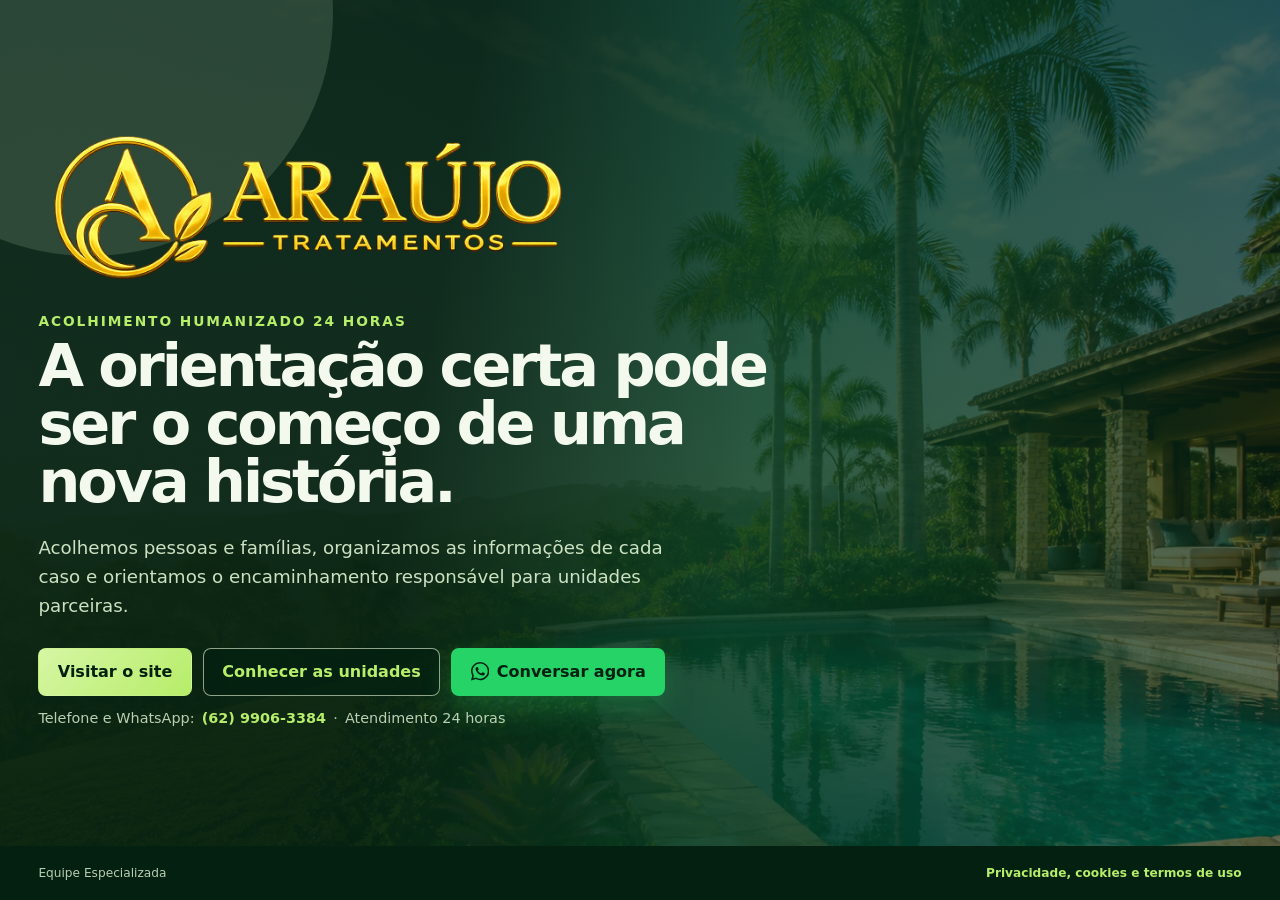
<file: index.html>
<!doctype html>
<html lang="pt-BR">
  <head>
    <meta charset="utf-8">
    <meta name="viewport" content="width=device-width, initial-scale=1">
    <title>Equipe Especializada | Acolhimento e orientação 24 horas</title>
    <meta name="description" content="Acolhimento humanizado, orientação familiar e encaminhamento responsável para unidades parceiras, com atendimento 24 horas.">
    <meta name="author" content="Equipe Especializada">
    <meta name="robots" content="index, follow">
    <meta name="theme-color" content="#063d22">

    <link rel="canonical" href="https://coreilabs.github.io/preselldepquim/">
    <meta property="og:locale" content="pt_BR">
    <meta property="og:type" content="website">
    <meta property="og:site_name" content="Equipe Especializada">
    <meta property="og:title" content="Equipe Especializada | Acolhimento e orientação 24 horas">
    <meta property="og:description" content="Acolhimento humanizado, orientação familiar e encaminhamento responsável para unidades parceiras, com atendimento 24 horas.">
    <meta property="og:url" content="https://coreilabs.github.io/preselldepquim/">
    <meta property="og:image" content="https://coreilabs.github.io/preselldepquim/assets/img/og.png">
    <meta property="og:image:type" content="image/png">
    <meta property="og:image:width" content="1200">
    <meta property="og:image:height" content="630">
    <meta property="og:image:alt" content="Araújo Tratamentos">
    <meta name="twitter:card" content="summary_large_image">
    <meta name="twitter:title" content="Equipe Especializada | Acolhimento e orientação 24 horas">
    <meta name="twitter:description" content="Acolhimento humanizado, orientação familiar e encaminhamento responsável para unidades parceiras, com atendimento 24 horas.">
    <meta name="twitter:image" content="https://coreilabs.github.io/preselldepquim/assets/img/og.png">
    <meta name="twitter:image:alt" content="Araújo Tratamentos">
    <link rel="icon" href="assets/img/favicon.png" type="image/png">
    <link rel="preload" as="image" href="assets/img/logotipo-horizontal.png">
    <link rel="preload" as="image" href="assets/img/hero-chacara-piscina.png">
    <link rel="stylesheet" href="assets/css/landing.css">

    <!-- Google tag (gtag.js) -->
    <script async src="https://www.googletagmanager.com/gtag/js?id=G-8R1HXSS2BN"></script>
    <script>
      window.dataLayer = window.dataLayer || [];
      function gtag(){dataLayer.push(arguments);}
      gtag('js', new Date());
      gtag('config', 'G-8R1HXSS2BN');
      gtag('config', 'AW-17239342471');
    </script>

    
  </head>
  <body class="landing-page">
    <main class="landing-hero">
      <div class="landing-glow landing-glow-one" aria-hidden="true"></div>
      <div class="landing-glow landing-glow-two" aria-hidden="true"></div>

      <section class="landing-content" aria-labelledby="landing-title">
        <picture class="landing-logo">
          <img src="assets/img/logotipo-horizontal.png" width="1154" height="324" alt="Araújo Tratamentos">
        </picture>

        <p class="landing-eyebrow">Acolhimento humanizado 24 horas</p>
        <h1 id="landing-title">A orientação certa pode ser o começo de uma nova história.</h1>
        <p class="landing-copy">
          Acolhemos pessoas e famílias, organizamos as informações de cada caso e orientamos o encaminhamento responsável para unidades parceiras.
        </p>

        <div class="landing-actions" aria-label="Acessos principais">
          <a class="landing-button landing-button-primary" href="https://coreilabs.github.io/sitepedrocaptador">Visitar o site</a>
          <a class="landing-button landing-button-secondary" href="https://grupoaraujotratamentos.com.br/clinicas/r/18CF6175C7">Conhecer as unidades</a>
          <a class="landing-button landing-button-whatsapp" href="https://wa.me/556299063384?text=Ol%C3%A1!%20Vim%20pelo%20site%20e%20gostaria%20de%20orienta%C3%A7%C3%A3o%20e%20informa%C3%A7%C3%B5es%20sobre%20o%20atendimento." target="_blank" rel="noopener">
            <svg viewBox="0 0 16 16" aria-hidden="true">
              <path d="M13.601 2.326A7.854 7.854 0 0 0 7.994 0C3.627 0 .068 3.558.064 7.926c0 1.399.366 2.76 1.057 3.965L0 16l4.204-1.102a7.933 7.933 0 0 0 3.79.965h.004c4.368 0 7.926-3.558 7.93-7.93a7.898 7.898 0 0 0-2.327-5.607zM7.998 14.53a6.59 6.59 0 0 1-3.36-.92l-.24-.144-2.494.654.666-2.433-.157-.25a6.565 6.565 0 0 1-1.008-3.505c0-3.642 2.96-6.602 6.597-6.602a6.56 6.56 0 0 1 4.66 1.931 6.557 6.557 0 0 1 1.929 4.66c-.004 3.639-2.964 6.609-6.593 6.609zm3.616-4.934c-.197-.099-1.17-.578-1.353-.646-.182-.066-.315-.099-.445.099-.133.197-.514.646-.63.779-.116.132-.232.148-.43.05-.197-.1-.836-.308-1.592-.984-.588-.525-.986-1.173-1.102-1.37-.116-.198-.012-.305.087-.404.09-.089.198-.231.297-.347.099-.116.132-.198.198-.33.066-.132.033-.248-.017-.347-.05-.099-.445-1.074-.61-1.47-.16-.389-.323-.336-.445-.342l-.38-.007a.73.73 0 0 0-.528.248c-.182.198-.693.677-.693 1.652 0 .974.71 1.916.81 2.048.098.132 1.398 2.134 3.39 2.993.473.204.842.326 1.13.418.475.151.907.13 1.249.079.38-.057 1.17-.479 1.336-.942.165-.462.165-.858.116-.941-.05-.082-.182-.132-.38-.231z"/>
            </svg>
            Conversar agora
          </a>
        </div>

        <p class="landing-contact">
          Telefone e WhatsApp: <a href="tel:+556299063384">(62) 9906-3384</a>
          <span aria-hidden="true">·</span> Atendimento 24 horas
        </p>
      </section>
    </main>

    <footer class="landing-footer">
      <span>Equipe Especializada</span>
      <nav aria-label="Informações legais">
        <a href="politica-de-privacidade.html">Privacidade, cookies e termos de uso</a>
      </nav>
    </footer>
  </body>
</html>
</file>
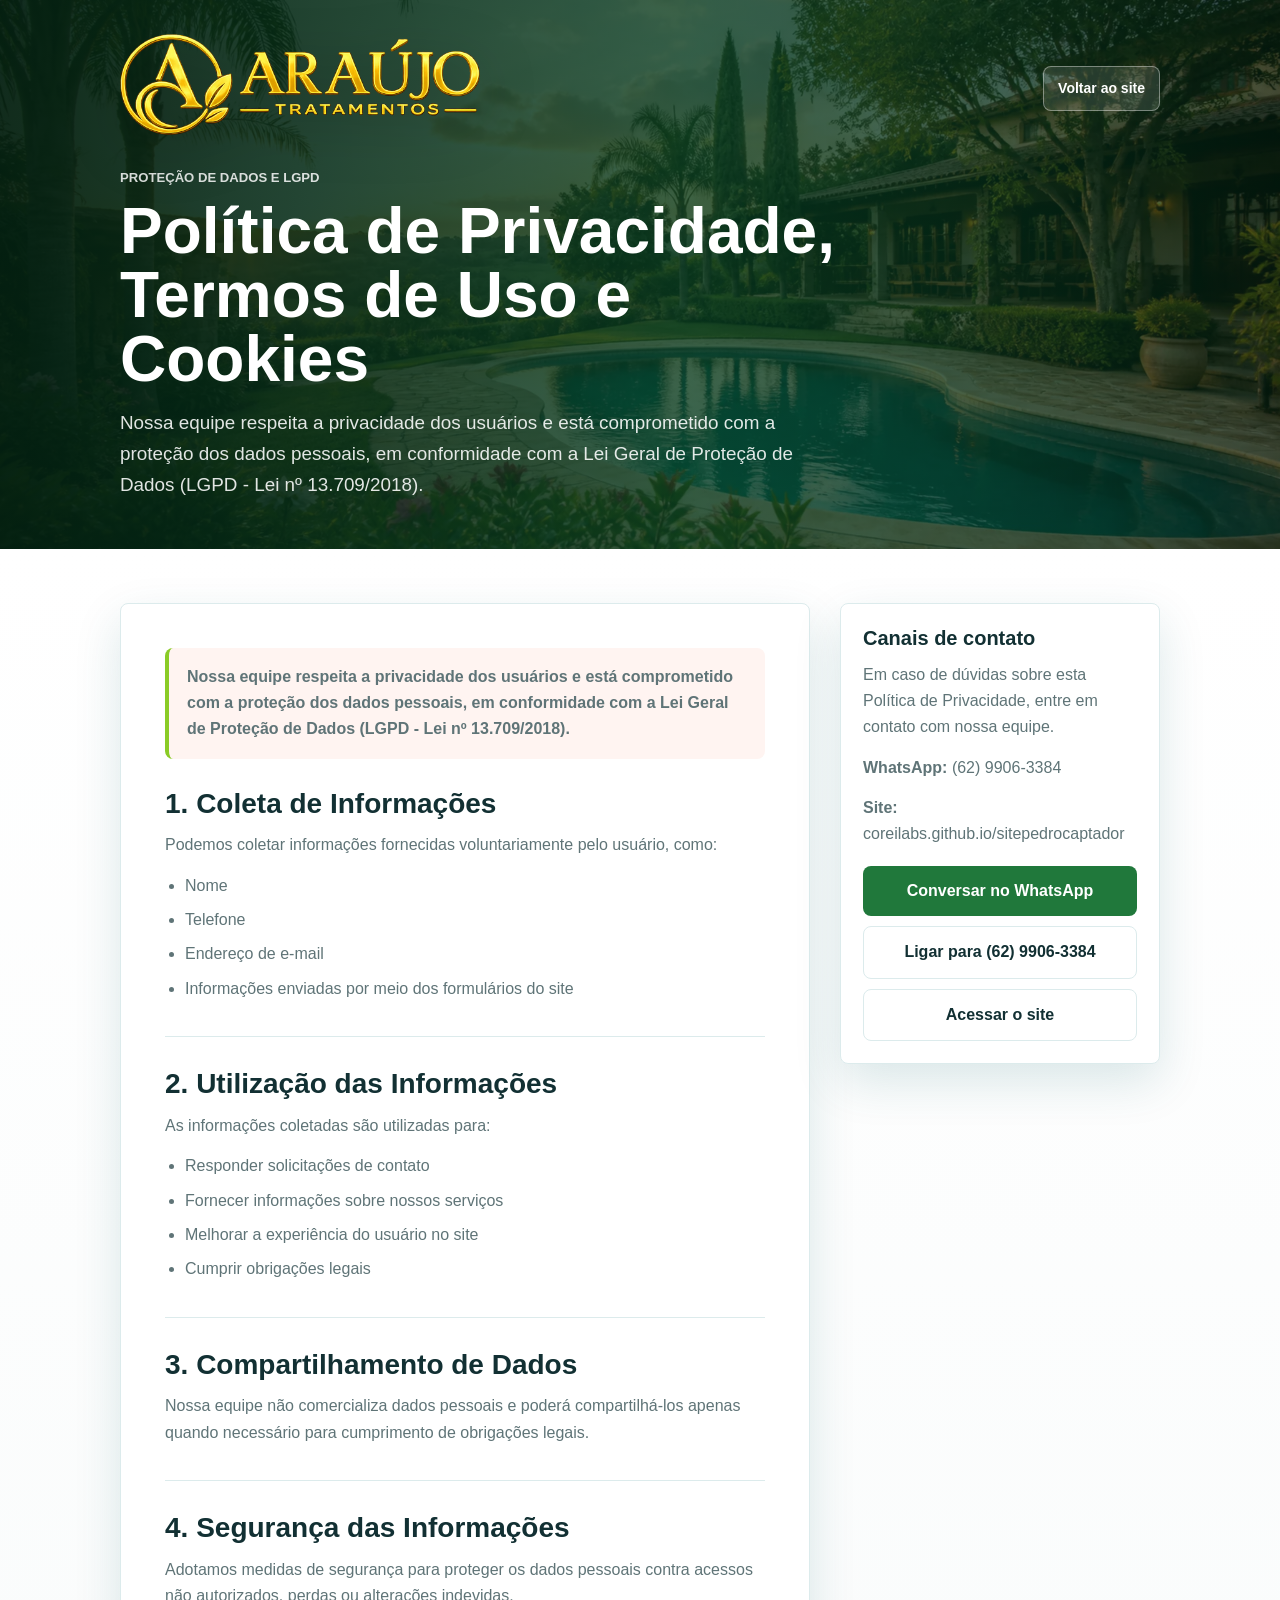
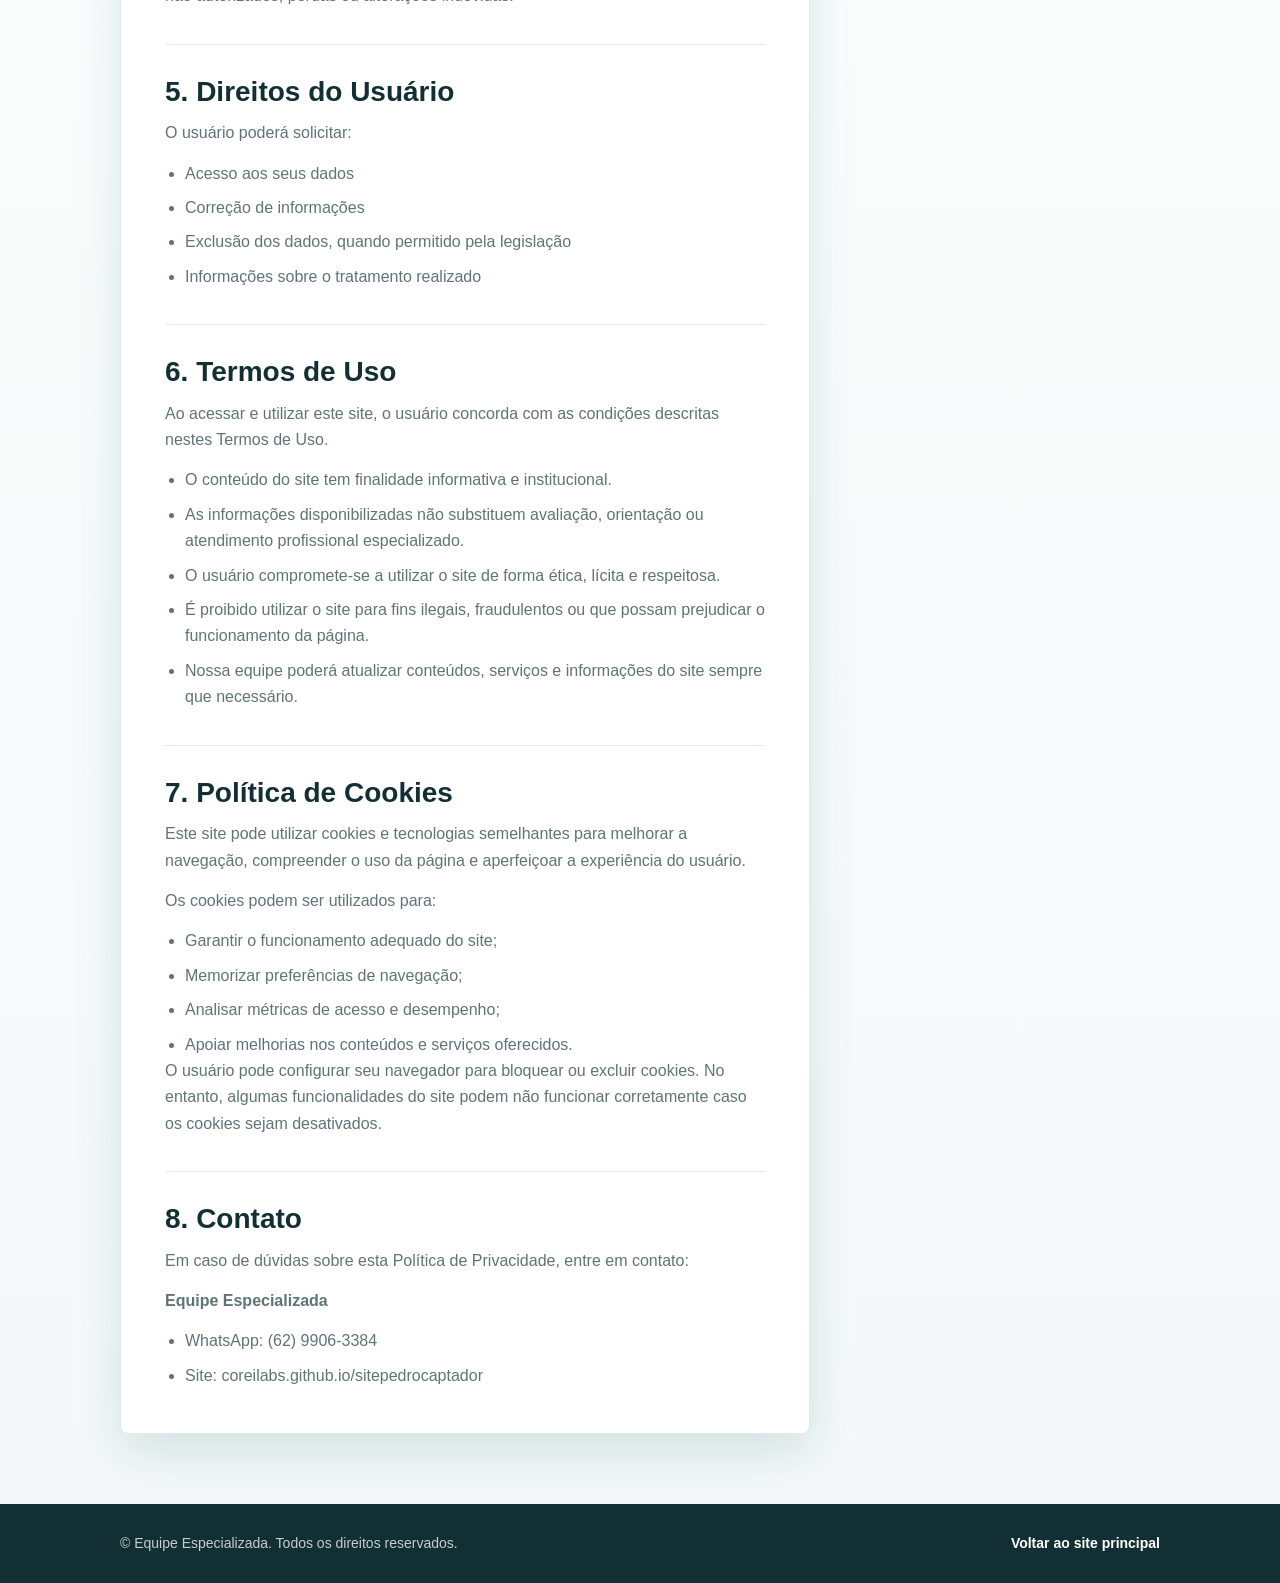
<file: politica-de-privacidade.html>
<!DOCTYPE html>
<html lang="pt-BR">
<head>
  <meta charset="UTF-8">
  <meta name="viewport" content="width=device-width, initial-scale=1.0">
  <meta name="description" content="Política de Privacidade, Termos de Uso e Política de Cookies da nossa equipe.">
  <meta name="author" content="Equipe Especializada">
  <meta name="theme-color" content="#20783b">

    <link rel="canonical" href="https://coreilabs.github.io/preselldepquim/politica-de-privacidade.html">
    <meta property="og:locale" content="pt_BR">
    <meta property="og:type" content="website">
    <meta property="og:site_name" content="Equipe Especializada">
    <meta property="og:title" content="Política de Privacidade, Termos de Uso e Cookies | Equipe Especializada">
    <meta property="og:description" content="Política de Privacidade, Termos de Uso e Política de Cookies da nossa equipe.">
    <meta property="og:url" content="https://coreilabs.github.io/preselldepquim/politica-de-privacidade.html">
    <meta property="og:image" content="https://coreilabs.github.io/preselldepquim/assets/img/og.png">
    <meta property="og:image:type" content="image/png">
    <meta property="og:image:width" content="1200">
    <meta property="og:image:height" content="630">
    <meta property="og:image:alt" content="Araújo Tratamentos">
    <meta name="twitter:card" content="summary_large_image">
    <meta name="twitter:title" content="Política de Privacidade, Termos de Uso e Cookies | Equipe Especializada">
    <meta name="twitter:description" content="Política de Privacidade, Termos de Uso e Política de Cookies da nossa equipe.">
    <meta name="twitter:image" content="https://coreilabs.github.io/preselldepquim/assets/img/og.png">
    <meta name="twitter:image:alt" content="Araújo Tratamentos">
  <title>Política de Privacidade, Termos de Uso e Cookies | Equipe Especializada</title>

  <link rel="icon" type="image/png" href="assets/img/favicon.png">
  <link rel="preload" as="image" href="assets/img/logotipo-horizontal.png">
  <style>
    :root {
      --brand: #20783b;
      --brand-dark: #063d22;
      --accent: #8acb26;
      --ink: #123033;
      --muted: #5f7477;
      --white: #ffffff;
      --soft: #f4f8f8;
      --line: #dcebec;
      --shadow: 0 18px 48px rgba(1, 90, 96, 0.14);
      --radius: 8px;
    }

    *,
    *::before,
    *::after {
      box-sizing: border-box;
    }

    html {
      scroll-behavior: smooth;
      font-family: Arial, Helvetica, sans-serif;
      color: var(--ink);
      background: var(--soft);
    }

    body {
      margin: 0;
      background: var(--white);
      line-height: 1.65;
    }

    a {
      color: inherit;
      text-decoration: none;
    }

    a:focus-visible,
    button:focus-visible {
      outline: 3px solid var(--accent);
      outline-offset: 3px;
    }

    .container {
      width: min(1040px, calc(100% - 32px));
      margin: 0 auto;
    }

    .privacy-hero {
      position: relative;
      overflow: hidden;
      color: var(--white);
      background:
        linear-gradient(90deg, rgba(3, 32, 17, 0.94), rgba(6, 61, 34, 0.78) 54%, rgba(3, 32, 17, 0.68)),
        url("assets/img/chacara-piscina-03.webp") center / cover no-repeat;
    }

    .privacy-hero .container {
      min-height: min(430px, 72svh);
      display: grid;
      align-content: center;
      gap: 24px;
      padding: 34px 0 48px;
    }

    .topbar {
      display: flex;
      align-items: center;
      justify-content: space-between;
      gap: 18px;
    }

    .topbar img {
      width: min(360px, 70vw);
      height: auto;
      filter: drop-shadow(0 12px 28px rgba(0, 0, 0, 0.28));
    }

    .back-link {
      display: inline-flex;
      min-height: 42px;
      align-items: center;
      justify-content: center;
      border: 1px solid rgba(255, 255, 255, 0.38);
      border-radius: var(--radius);
      padding: 10px 14px;
      color: var(--white);
      background: rgba(255, 255, 255, 0.12);
      font-size: 14px;
      font-weight: 800;
      transition: background-color 180ms ease, border-color 180ms ease;
    }

    .back-link:hover {
      border-color: rgba(255, 255, 255, 0.6);
      background: rgba(255, 255, 255, 0.2);
    }

    .eyebrow {
      margin: 0 0 10px;
      color: rgba(255, 255, 255, 0.84);
      font-size: 0.82rem;
      font-weight: 800;
      letter-spacing: 0;
      text-transform: uppercase;
    }

    h1 {
      max-width: 760px;
      margin: 0;
      font-size: clamp(2.35rem, 5vw, 4.7rem);
      line-height: 1;
      letter-spacing: 0;
    }

    .hero-lead {
      max-width: 720px;
      margin: 16px 0 0;
      color: rgba(255, 255, 255, 0.88);
      font-size: clamp(1rem, 1.6vw, 1.18rem);
    }

    .privacy-main {
      padding: 54px 0 70px;
      background:
        linear-gradient(180deg, #ffffff 0%, #f4f8f8 100%);
    }

    .privacy-layout {
      display: grid;
      grid-template-columns: minmax(0, 1fr) 320px;
      gap: 30px;
      align-items: start;
    }

    .policy-card,
    .contact-card {
      border: 1px solid var(--line);
      border-radius: var(--radius);
      background: var(--white);
      box-shadow: var(--shadow);
    }

    .policy-card {
      padding: clamp(24px, 4vw, 44px);
    }

    .notice {
      margin: 0 0 28px;
      padding: 16px 18px;
      border-left: 4px solid var(--accent);
      border-radius: var(--radius);
      color: var(--ink);
      background: #fff4f1;
      font-weight: 700;
    }

    .policy-section + .policy-section {
      margin-top: 34px;
      padding-top: 30px;
      border-top: 1px solid var(--line);
    }

    h2 {
      margin: 0 0 12px;
      color: var(--ink);
      font-size: clamp(1.3rem, 2.4vw, 1.75rem);
      line-height: 1.2;
      letter-spacing: 0;
    }

    p {
      margin: 0 0 14px;
    }

    ul {
      margin: 12px 0 0;
      padding-left: 20px;
    }

    li + li {
      margin-top: 8px;
    }

    .contact-card {
      position: sticky;
      top: 24px;
      padding: 22px;
    }

    .contact-card h2 {
      font-size: 1.25rem;
    }

    .contact-card p,
    .policy-card p,
    .policy-card li {
      color: var(--muted);
    }

    .contact-actions {
      display: grid;
      gap: 10px;
      margin-top: 18px;
    }

    .contact-actions a {
      display: flex;
      min-height: 48px;
      align-items: center;
      justify-content: center;
      border-radius: var(--radius);
      padding: 12px 14px;
      color: var(--white);
      background: var(--brand);
      font-weight: 800;
      text-align: center;
      transition: transform 180ms ease, background-color 180ms ease;
    }

    .contact-actions a:hover {
      transform: translateY(-2px);
      background: var(--brand-dark);
    }

    .contact-actions a.secondary {
      border: 1px solid var(--line);
      color: var(--ink);
      background: var(--white);
    }

    .contact-actions a.secondary:hover {
      background: var(--soft);
    }

    .site-footer {
      padding: 28px 0;
      color: rgba(255, 255, 255, 0.76);
      background: #123033;
      font-size: 14px;
    }

    .footer-row {
      display: flex;
      align-items: center;
      justify-content: space-between;
      gap: 18px;
    }

    .footer-row a {
      color: var(--white);
      font-weight: 800;
    }

    @media (max-width: 820px) {
      .privacy-layout {
        grid-template-columns: 1fr;
      }

      .contact-card {
        position: static;
      }

      .topbar {
        align-items: flex-start;
        flex-direction: column;
      }
    }

    @media (max-width: 560px) {
      .privacy-hero .container {
        min-height: auto;
        padding: 22px 0 38px;
      }

      .topbar img {
        width: min(270px, 76vw);
      }

      .back-link,
      .contact-actions a {
        width: 100%;
      }

      .footer-row {
        align-items: flex-start;
        flex-direction: column;
      }
    }
  </style>
</head>
<body>
  <header class="privacy-hero">
    <div class="container">
      <div class="topbar">
        <a href="index.html" aria-label="Voltar para a página inicial">
          <img src="assets/img/logotipo-horizontal.png" alt="Araújo Tratamentos">
        </a>
        <a class="back-link" href="https://coreilabs.github.io/sitepedrocaptador">Voltar ao site</a>
      </div>

      <div>
        <p class="eyebrow">Proteção de dados e LGPD</p>
        <h1>Política de Privacidade, Termos de Uso e Cookies</h1>
        <p class="hero-lead">Nossa equipe respeita a privacidade dos usuários e está comprometido com a proteção dos dados pessoais, em conformidade com a Lei Geral de Proteção de Dados (LGPD - Lei nº 13.709/2018).</p>
      </div>
    </div>
  </header>

  <main class="privacy-main">
    <div class="container privacy-layout">
      <article class="policy-card" aria-label="Política de Privacidade da nossa equipe">
        <p class="notice">Nossa equipe respeita a privacidade dos usuários e está comprometido com a proteção dos dados pessoais, em conformidade com a Lei Geral de Proteção de Dados (LGPD - Lei nº 13.709/2018).</p>

        <section class="policy-section">
          <h2>1. Coleta de Informações</h2>
          <p>Podemos coletar informações fornecidas voluntariamente pelo usuário, como:</p>
          <ul>
            <li>Nome</li>
            <li>Telefone</li>
            <li>Endereço de e-mail</li>
            <li>Informações enviadas por meio dos formulários do site</li>
          </ul>
        </section>

        <section class="policy-section">
          <h2>2. Utilização das Informações</h2>
          <p>As informações coletadas são utilizadas para:</p>
          <ul>
            <li>Responder solicitações de contato</li>
            <li>Fornecer informações sobre nossos serviços</li>
            <li>Melhorar a experiência do usuário no site</li>
            <li>Cumprir obrigações legais</li>
          </ul>
        </section>

        <section class="policy-section">
          <h2>3. Compartilhamento de Dados</h2>
          <p>Nossa equipe não comercializa dados pessoais e poderá compartilhá-los apenas quando necessário para cumprimento de obrigações legais.</p>
        </section>

        <section class="policy-section">
          <h2>4. Segurança das Informações</h2>
          <p>Adotamos medidas de segurança para proteger os dados pessoais contra acessos não autorizados, perdas ou alterações indevidas.</p>
        </section>

        <section class="policy-section">
          <h2>5. Direitos do Usuário</h2>
          <p>O usuário poderá solicitar:</p>
          <ul>
            <li>Acesso aos seus dados</li>
            <li>Correção de informações</li>
            <li>Exclusão dos dados, quando permitido pela legislação</li>
            <li>Informações sobre o tratamento realizado</li>
          </ul>
        </section>

        <section class="policy-section">
          <h2>6. Termos de Uso</h2>
          <p>Ao acessar e utilizar este site, o usuário concorda com as condições descritas nestes Termos de Uso.</p>
          <ul>
            <li>O conteúdo do site tem finalidade informativa e institucional.</li>
            <li>As informações disponibilizadas não substituem avaliação, orientação ou atendimento profissional especializado.</li>
            <li>O usuário compromete-se a utilizar o site de forma ética, lícita e respeitosa.</li>
            <li>É proibido utilizar o site para fins ilegais, fraudulentos ou que possam prejudicar o funcionamento da página.</li>
            <li>Nossa equipe poderá atualizar conteúdos, serviços e informações do site sempre que necessário.</li>
          </ul>
        </section>

        <section class="policy-section">
          <h2>7. Política de Cookies</h2>
          <p>Este site pode utilizar cookies e tecnologias semelhantes para melhorar a navegação, compreender o uso da página e aperfeiçoar a experiência do usuário.</p>
          <p>Os cookies podem ser utilizados para:</p>
          <ul>
            <li>Garantir o funcionamento adequado do site;</li>
            <li>Memorizar preferências de navegação;</li>
            <li>Analisar métricas de acesso e desempenho;</li>
            <li>Apoiar melhorias nos conteúdos e serviços oferecidos.</li>
          </ul>
          <p>O usuário pode configurar seu navegador para bloquear ou excluir cookies. No entanto, algumas funcionalidades do site podem não funcionar corretamente caso os cookies sejam desativados.</p>
        </section>

        <section class="policy-section">
          <h2>8. Contato</h2>
          <p>Em caso de dúvidas sobre esta Política de Privacidade, entre em contato:</p>
          <p><strong>Equipe Especializada</strong></p>
          <ul>
            <li>WhatsApp: (62) 9906-3384</li>
            <li>Site: <a href="https://coreilabs.github.io/sitepedrocaptador" target="_blank" rel="noopener">coreilabs.github.io/sitepedrocaptador</a></li>
          </ul>
        </section>
      </article>

      <aside class="contact-card" aria-label="Canais de contato">
        <h2>Canais de contato</h2>
        <p>Em caso de dúvidas sobre esta Política de Privacidade, entre em contato com nossa equipe.</p>
        <p><strong>WhatsApp:</strong> (62) 9906-3384</p>
        <p><strong>Site:</strong> coreilabs.github.io/sitepedrocaptador</p>
        <div class="contact-actions">
          <a href="https://wa.me/556299063384?text=Ol%C3%A1!%20Gostaria%20de%20falar%20sobre%20privacidade%20e%20meus%20dados%20pessoais." target="_blank" rel="noopener">Conversar no WhatsApp</a>
          <a class="secondary" href="tel:+556299063384">Ligar para (62) 9906-3384</a>
          <a class="secondary" href="https://coreilabs.github.io/sitepedrocaptador" target="_blank" rel="noopener">Acessar o site</a>
        </div>
      </aside>
    </div>
  </main>

  <footer class="site-footer">
    <div class="container footer-row">
      <span>© Equipe Especializada. Todos os direitos reservados.</span>
      <a href="https://coreilabs.github.io/sitepedrocaptador">Voltar ao site principal</a>
    </div>
  </footer>
</body>
</html>
</file>
<file: assets/css/landing.css>
:root {
  --brand: #20783b;
  --brand-dark: #032011;
  --brand-light: #b6ed69;
  --deep: #032011;
  --ink: #20783b;
  --muted: #5f6b7a;
  --paper: #f6f8fc;
  --line: rgba(6, 61, 34, 0.2);
}

* {
  box-sizing: border-box;
}

html {
  background: var(--deep);
}

body {
  margin: 0;
  color: var(--brand-light);
  font-family: Inter, ui-sans-serif, system-ui, -apple-system, BlinkMacSystemFont, "Segoe UI", sans-serif;
}

a {
  color: inherit;
}

.landing-page {
  display: grid;
  grid-template-rows: minmax(0, 1fr) auto;
  min-height: 100svh;
  overflow: hidden;
  background:
    linear-gradient(100deg, rgba(3, 32, 17, 0.94) 0 34%, rgba(6, 61, 34, 0.84) 58%, rgba(3, 32, 17, 0.62) 100%),
    url("../img/hero-chacara-piscina.png") center / cover no-repeat;
}

.landing-hero {
  position: relative;
  display: grid;
  place-items: center;
  min-height: 0;
  overflow: hidden;
  padding: clamp(1rem, 3vw, 3rem);
}

.landing-content {
  position: relative;
  z-index: 1;
  width: min(760px, 100%);
  margin-right: auto;
}

.landing-logo {
  display: block;
  width: clamp(370px, 42vw, 540px);
  margin: 0 0 clamp(0.8rem, 2vh, 1.25rem);
  padding: clamp(0.7rem, 1.6vw, 1rem);
  
  
  border-radius: 8px;
  
}

.landing-logo img {
  display: block;
  width: 100%;
  height: auto;
}

.landing-eyebrow {
  margin: 0 0 0.5rem;
  color: var(--brand-light);
  font-size: clamp(0.72rem, 1.2vw, 0.86rem);
  font-weight: 900;
  letter-spacing: 0.14em;
  text-transform: uppercase;
}

.landing-content h1 {
  max-width: 740px;
  margin: 0;
  color: var(--brand-light);
  font-size: clamp(2rem, 4.6vw, 4.25rem);
  line-height: 0.99;
  letter-spacing: -0.052em;
}

.landing-copy {
  max-width: 650px;
  margin: clamp(0.85rem, 2vw, 1.35rem) 0 0;
  color: rgba(225, 245, 212, 0.9);
  font-size: clamp(0.96rem, 1.6vw, 1.14rem);
  line-height: 1.6;
}

.landing-actions {
  display: flex;
  flex-wrap: wrap;
  gap: 0.7rem;
  margin-top: clamp(1rem, 2.4vw, 1.7rem);
}

.landing-button {
  display: inline-flex;
  align-items: center;
  justify-content: center;
  min-height: 48px;
  padding: 0.72rem 1.15rem;
  border: 1px solid transparent;
  border-radius: 8px;
  font-weight: 850;
  line-height: 1.2;
  text-decoration: none;
  transition: transform 160ms ease, box-shadow 160ms ease, background 160ms ease;
}

.landing-button:hover,
.landing-button:focus-visible {
  transform: translateY(-2px);
}

.landing-button:focus-visible,
.landing-contact a:focus-visible,
.landing-footer a:focus-visible {
  outline: 3px solid rgba(225, 245, 212, 0.66);
  outline-offset: 3px;
}

.landing-button-primary {
  color: var(--deep);
  background: linear-gradient(135deg, #d6f6a4, var(--brand-light));
  box-shadow: 0 14px 34px rgba(3, 32, 17, 0.25);
}

.landing-button-secondary {
  color: var(--brand-light);
  border-color: rgba(225, 245, 212, 0.62);
  background: rgba(3, 32, 17, 0.7);
}

.landing-button-whatsapp {
  gap: 0.48rem;
  color: #fff;
  background: #25d366;
  box-shadow: 0 14px 30px rgba(37, 211, 102, 0.24);
}

.landing-button-whatsapp:hover,
.landing-button-whatsapp:focus-visible {
  background: #1ebe5d;
  box-shadow: 0 16px 34px rgba(37, 211, 102, 0.32);
}

.landing-button-whatsapp svg {
  flex: 0 0 auto;
  width: 1.15rem;
  height: 1.15rem;
  fill: currentColor;
}

.landing-contact {
  display: flex;
  flex-wrap: wrap;
  gap: 0.25rem 0.45rem;
  margin: 0.9rem 0 0;
  color: rgba(225, 245, 212, 0.82);
  font-size: 0.9rem;
}

.landing-contact a {
  color: var(--brand-light);
  font-weight: 850;
  text-decoration: none;
}

.landing-footer {
  position: relative;
  z-index: 2;
  display: flex;
  align-items: center;
  justify-content: space-between;
  gap: 0.75rem 1.5rem;
  min-height: 54px;
  padding: 0.7rem clamp(1rem, 3vw, 3rem);
  color: rgba(225, 245, 212, 0.82);
  background: var(--deep);
  font-size: 0.76rem;
}

.landing-footer nav {
  display: flex;
  flex-wrap: wrap;
  gap: 0.5rem 1rem;
}

.landing-footer a {
  color: var(--brand-light);
  font-weight: 750;
  text-decoration: none;
}

.landing-glow {
  position: absolute;
  border-radius: 999px;
  pointer-events: none;
}

.landing-glow-one {
  top: -18vw;
  left: -12vw;
  width: 38vw;
  height: 38vw;
  background: rgba(225, 245, 212, 0.14);
}

.landing-glow-two {
  right: 8vw;
  bottom: -22vw;
  width: 46vw;
  height: 46vw;
  background: rgba(6, 61, 34, 0.12);
}

@media (max-width: 680px) {
  .landing-page {
    overflow: auto;
    background: var(--deep);
  }

  .landing-hero {
    align-items: center;
    min-height: calc(100svh - 88px);
    padding: 1rem;
  }

  .landing-hero::before {
    position: absolute;
    inset: 0;
    content: "";
    background:
      linear-gradient(90deg, rgba(3, 32, 17, 0.94) 0 24%, rgba(6, 61, 34, 0.84) 62%, rgba(3, 32, 17, 0.58) 100%),
      url("../img/hero-chacara-piscina.png") 81% center / cover no-repeat;
    pointer-events: none;
  }

  .landing-logo {
    width: min(210px, 55vw);
    margin: 0 auto 0.9rem;
    padding: 0.55rem;
  }

  .landing-logo img {
    max-height: 29svh;
    object-fit: contain;
  }

  .landing-content {
    text-align: center;
  }

  .landing-content h1 {
    font-size: clamp(1.75rem, 8.4vw, 2.75rem);
  }

  .landing-copy {
    margin-inline: auto;
    font-size: 0.92rem;
    line-height: 1.46;
  }

  .landing-actions {
    display: grid;
    grid-template-columns: repeat(2, minmax(0, 1fr));
    gap: 0.5rem;
  }

  .landing-button {
    min-height: 44px;
    padding: 0.6rem 0.65rem;
    font-size: 0.79rem;
  }

  .landing-button-primary {
    grid-column: span 2;
  }

  .landing-contact {
    justify-content: center;
    font-size: 0.8rem;
  }

  .landing-footer {
    display: grid;
    justify-content: center;
    min-height: 88px;
    text-align: center;
  }

  .landing-footer nav {
    justify-content: center;
  }
}

@media (max-height: 780px) and (min-width: 681px) {
  .landing-hero {
    padding-block: 0.6rem;
  }

  .landing-logo {
    width: 430px;
    margin-bottom: 0.55rem;
  }

  .landing-content h1 {
    font-size: clamp(1.9rem, 6.1vh, 3rem);
  }

  .landing-copy {
    margin-top: 0.55rem;
    font-size: 0.96rem;
    line-height: 1.4;
  }

  .landing-actions {
    margin-top: 0.7rem;
  }

  .landing-contact {
    margin-top: 0.55rem;
  }
}

@media (prefers-reduced-motion: reduce) {
  *,
  *::before,
  *::after {
    scroll-behavior: auto !important;
    transition-duration: 0.01ms !important;
  }
}

/* Logo horizontal em todos os tamanhos de tela. */
.landing-logo { width: min(540px, 100%); }
.landing-content h1 { color: #f4f9ed; }
.landing-button-whatsapp { color: #032011; }
@media (max-width: 680px) { .landing-logo { width: min(340px, 100%); padding: 0.65rem; } }
</file>
